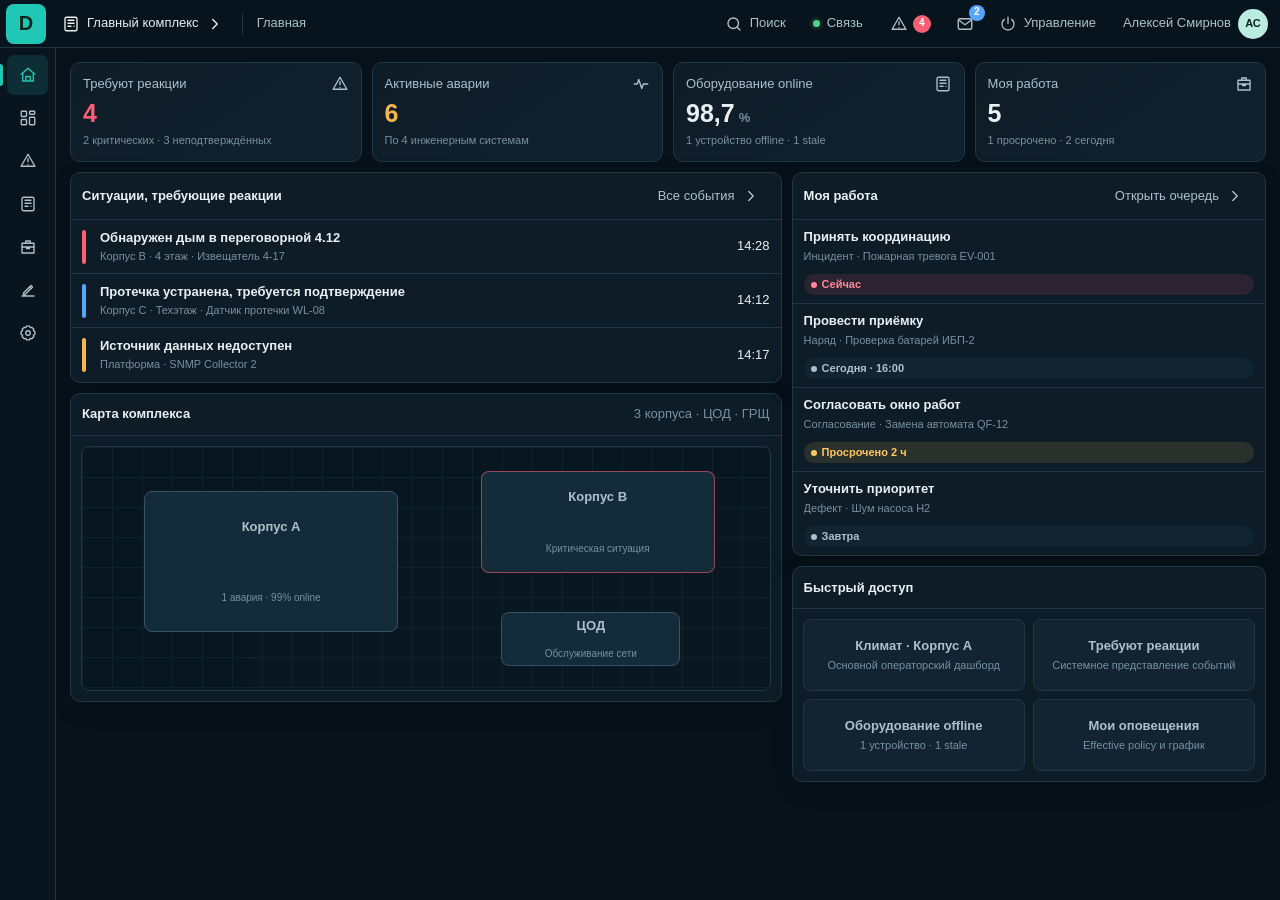
<file: docs/reference/core-ui-prototype/index.html>
<!doctype html>
<html lang="ru" data-theme="dark">
<head>
  <meta charset="utf-8">
  <meta name="viewport" content="width=device-width, initial-scale=1">
  <meta name="theme-color" content="#071119">
  <title>Диспетчер — Core UI prototype</title>
  <link rel="stylesheet" href="./styles.css">
  <script src="./app.js" defer></script>
</head>
<body>
  <a class="skip-link" href="#workspace">Перейти к рабочей области</a>
  <div id="app"></div>
  <div id="modal-root"></div>
  <div id="toast-root" class="toast-root" aria-live="polite"></div>
  <noscript>Для работы прототипа необходимо включить JavaScript.</noscript>
</body>
</html>
</file>
<file: docs/reference/core-ui-prototype/styles.css>
:root {
  color-scheme: dark;
  --bg: #071119;
  --bg-soft: #0a1620;
  --surface: #0e1c27;
  --surface-2: #122431;
  --surface-3: #172c3a;
  --line: #203746;
  --line-strong: #315064;
  --text: #e8f0f4;
  --text-2: #adc0cb;
  --muted: #78909d;
  --accent: #20c7b5;
  --accent-soft: rgba(32, 199, 181, .14);
  --blue: #55a6ff;
  --green: #54d38a;
  --amber: #f4b84a;
  --red: #ff5d73;
  --purple: #a88cff;
  --header-h: 48px;
  --rail-w: 56px;
  --toolbar-h: 40px;
  --drawer-w: 420px;
  --radius: 10px;
  --shadow: 0 18px 44px rgba(0, 0, 0, .34);
}

* { box-sizing: border-box; }
html, body { min-width: 360px; min-height: 100%; }
body {
  margin: 0;
  overflow: hidden;
  background: var(--bg);
  color: var(--text);
  font: 13px/1.42 "Segoe UI", Arial, sans-serif;
  -webkit-font-smoothing: antialiased;
}
button, input, select, textarea { font: inherit; }
button { color: inherit; }
button, [role="button"] { -webkit-tap-highlight-color: transparent; }
button:focus-visible, input:focus-visible, select:focus-visible, textarea:focus-visible, [tabindex]:focus-visible {
  outline: 2px solid var(--blue);
  outline-offset: 2px;
}
.skip-link { position: fixed; left: 10px; top: -48px; z-index: 1000; padding: 8px 12px; color: #071119; background: #fff; border-radius: 6px; }
.skip-link:focus { top: 8px; }
.sr-only { position: absolute; width: 1px; height: 1px; padding: 0; margin: -1px; overflow: hidden; clip: rect(0, 0, 0, 0); white-space: nowrap; border: 0; }
.icon { width: 18px; height: 18px; flex: 0 0 auto; fill: none; stroke: currentColor; stroke-width: 1.8; stroke-linecap: round; stroke-linejoin: round; }
.muted { color: var(--muted); }
.text-secondary { color: var(--text-2); }
.mono, .metric-value, .value-number, .time, .zoom-value { font-variant-numeric: tabular-nums; }

/* Global shell */
.app-shell { height: 100vh; display: grid; grid-template-rows: var(--header-h) minmax(0, 1fr); background: var(--bg); }
.app-header {
  position: relative; z-index: 50; display: flex; align-items: center; min-width: 0; height: var(--header-h);
  padding: 0 8px 0 6px; gap: 5px; border-bottom: 1px solid var(--line); background: rgba(9, 21, 30, .98);
}
.brand-button, .icon-button, .header-action, .nav-item, .button, .chip-button, .tab-button {
  border: 0; cursor: pointer; transition: background .15s ease, border-color .15s ease, color .15s ease, opacity .15s ease;
}
.brand-button { width: 40px; height: 40px; display: grid; place-items: center; color: #05241f; background: var(--accent); border-radius: 8px; font-size: 20px; font-weight: 800; }
.header-location, .header-service, .header-action {
  height: 34px; display: inline-flex; align-items: center; min-width: 0; gap: 7px; padding: 0 10px; border-radius: 7px;
}
.header-location, .header-action { background: transparent; border: 1px solid transparent; }
.header-location:hover, .header-action:hover { background: var(--surface-2); border-color: var(--line); }
.header-location { max-width: 235px; }
.header-location span, .header-service span, .header-action span { overflow: hidden; text-overflow: ellipsis; white-space: nowrap; }
.header-service { color: var(--text-2); padding-left: 7px; }
.header-divider { width: 1px; height: 20px; margin: 0 2px; background: var(--line); }
.header-spacer { flex: 1; min-width: 6px; }
.header-action { position: relative; color: var(--text-2); }
.header-action.profile { max-width: 190px; padding-right: 3px; }
.header-action.compact { width: 36px; justify-content: center; padding: 0; }
.header-action.control-on { color: var(--accent); border-color: rgba(32,199,181,.38); background: var(--accent-soft); }
.header-menu-anchor { position: relative; height: 34px; display: flex; align-items: center; }
.header-menu-anchor > .header-action { height: 34px; }
.status-dot { width: 7px; height: 7px; border-radius: 50%; background: var(--green); box-shadow: 0 0 0 3px rgba(84,211,138,.10); }
.header-count { min-width: 18px; height: 18px; display: grid; place-items: center; margin-left: -2px; padding: 0 5px; color: #fff; background: var(--red); border-radius: 9px; font-size: 10px; font-weight: 800; }
.header-count.personal { position: absolute; top: -3px; right: -3px; min-width: 16px; height: 16px; padding: 0 4px; background: var(--blue); }
.avatar { width: 30px; height: 30px; display: grid; place-items: center; border-radius: 50%; color: #082219; background: #bcecdf; font-size: 11px; font-weight: 800; }
.header-dropdown { position: absolute; z-index: 120; top: calc(100% + 7px); right: 0; overflow: hidden; background: #0d1d28; border: 1px solid var(--line-strong); border-radius: 10px; box-shadow: var(--shadow); }
.header-dropdown-title { min-height: 48px; display: flex; align-items: center; justify-content: space-between; gap: 12px; padding: 8px 11px; border-bottom: 1px solid var(--line); }
.header-dropdown-title strong, .header-dropdown-title span { display: block; }
.header-dropdown-title span { margin-top: 2px; color: var(--muted); font-size: 10px; }
.personal-notifications-menu { width: 390px; }
.personal-notification-list { max-height: 360px; overflow: auto; }
.personal-notification { padding: 9px 11px; border-bottom: 1px solid var(--line); }
.personal-notification.unread { background: rgba(85,166,255,.06); }
.personal-notification-main { display: grid; grid-template-columns: 8px minmax(0, 1fr); gap: 8px; }
.personal-notification-main strong, .personal-notification-main span { display: block; }
.personal-notification-main span { margin-top: 2px; color: var(--muted); font-size: 10px; }
.notification-status { width: 7px; height: 7px; margin-top: 5px; border-radius: 50%; background: var(--blue); }
.notification-status.warning { background: var(--amber); }
.notification-status.good { background: var(--green); }
.personal-notification.read .notification-status { opacity: .35; }
.personal-notification-actions { display: flex; gap: 4px; margin: 7px 0 0 16px; }
.personal-notification-actions button, .header-dropdown-footer button { min-height: 25px; padding: 0 7px; color: var(--text-2); background: var(--surface-2); border: 1px solid var(--line); border-radius: 5px; cursor: pointer; font-size: 10px; }
.header-dropdown-footer { min-height: 38px; display: flex; align-items: center; justify-content: space-between; gap: 8px; padding: 6px 10px; color: var(--muted); font-size: 10px; }
.header-dropdown-footer-actions { display: flex; gap: 4px; }
.notification-inbox-list { max-height: none; }
.notification-inbox-page .personal-notification { padding: 12px 14px; }
.notification-inbox-page .personal-notification-main span { font-size: 11px; }
.user-menu { width: 270px; }
.user-menu-summary { display: flex; align-items: center; gap: 9px; padding: 11px; border-bottom: 1px solid var(--line); }
.user-menu-summary strong, .user-menu-summary span { display: block; }
.user-menu-summary span { margin-top: 2px; color: var(--muted); font-size: 10px; }
.user-menu-links { display: grid; padding: 5px; }
.user-menu-links button { min-height: 36px; display: flex; align-items: center; gap: 9px; padding: 0 9px; color: var(--text-2); background: transparent; border: 0; border-radius: 6px; cursor: pointer; text-align: left; }
.user-menu-links button:hover { color: var(--text); background: var(--surface-2); }
.user-menu-links button > span:not(.user-menu-badge) { flex: 1; }
.user-menu-badge { min-width: 19px; height: 19px; display: grid; place-items: center; padding: 0 5px; color: #fff; background: var(--blue); border-radius: 10px; font-size: 10px; font-weight: 800; }
.user-menu-links button.logout { margin-top: 4px; color: #ffb8c3; border-top: 1px solid var(--line); border-radius: 0 0 6px 6px; }
.body-shell { position: relative; min-height: 0; }
.nav-rail {
  position: absolute; z-index: 45; inset: 0 auto 0 0; width: var(--rail-w); display: flex; flex-direction: column; padding: 7px;
  overflow: hidden; color: var(--text-2); border-right: 1px solid var(--line); background: #09151e; transition: width .18s ease, box-shadow .18s ease;
}
.nav-rail.open { width: 224px; box-shadow: var(--shadow); }
.nav-list { display: flex; flex-direction: column; gap: 3px; }
.nav-bottom { margin-top: auto; display: flex; flex-direction: column; gap: 3px; }
.nav-item { position: relative; width: 100%; height: 40px; display: flex; align-items: center; gap: 11px; padding: 0 12px; color: inherit; background: transparent; border-radius: 7px; white-space: nowrap; }
.nav-item:hover { color: var(--text); background: var(--surface); }
.nav-item.active { color: var(--accent); background: var(--accent-soft); }
.nav-item.active::before { content: ""; position: absolute; left: -7px; width: 3px; height: 22px; border-radius: 0 3px 3px 0; background: var(--accent); }
.nav-label { opacity: 0; pointer-events: none; transition: opacity .12s ease; }
.nav-rail.open .nav-label { opacity: 1; }
.nav-badge { margin-left: auto; min-width: 18px; padding: 1px 5px; color: #fff; background: var(--red); border-radius: 9px; font-size: 10px; text-align: center; opacity: 0; }
.nav-rail.open .nav-badge { opacity: 1; }
.workspace { position: absolute; inset: 0 0 0 var(--rail-w); min-width: 0; overflow: hidden; background: var(--bg); }

/* Reusable controls */
.page { height: 100%; overflow: auto; scrollbar-color: var(--line-strong) transparent; }
.page-toolbar {
  position: sticky; z-index: 20; top: 0; height: var(--toolbar-h); min-height: var(--toolbar-h); display: flex; align-items: center; gap: 7px; padding: 3px 12px;
  overflow: hidden; border-bottom: 1px solid var(--line); background: rgba(10, 22, 32, .96); backdrop-filter: blur(10px);
}
.toolbar-title { min-width: 0; margin-right: 5px; font-size: 14px; font-weight: 700; white-space: nowrap; }
.toolbar-subtitle { color: var(--muted); white-space: nowrap; overflow: hidden; text-overflow: ellipsis; }
.toolbar-spacer { flex: 1; min-width: 4px; }
.toolbar-group { display: flex; align-items: center; gap: 6px; min-width: 0; }
.page-content { width: min(100%, 1700px); margin: 0 auto; padding: 14px; }
.page-intro { min-height: 46px; display: flex; align-items: flex-start; justify-content: space-between; gap: 14px; margin-bottom: 12px; }
.page-intro h1 { margin: 0; font-size: 20px; line-height: 1.2; letter-spacing: -.01em; }
.page-intro p { margin: 4px 0 0; color: var(--muted); }
.button, .icon-button, .chip-button {
  min-height: 32px; display: inline-flex; align-items: center; justify-content: center; gap: 7px; padding: 0 11px;
  color: var(--text-2); background: var(--surface-2); border: 1px solid var(--line); border-radius: 7px; white-space: nowrap;
}
.button:hover, .icon-button:hover, .chip-button:hover { color: var(--text); border-color: var(--line-strong); background: var(--surface-3); }
.button.primary { color: #05231f; background: var(--accent); border-color: var(--accent); font-weight: 700; }
.button.primary:hover { background: #4bd7c8; }
.button.danger { color: #ffd8df; background: rgba(255,93,115,.14); border-color: rgba(255,93,115,.38); }
.button.ghost { background: transparent; border-color: transparent; }
.button.small, .icon-button { min-height: 30px; padding: 0 9px; }
.icon-button { width: 32px; padding: 0; }
.button:disabled, .icon-button:disabled { cursor: not-allowed; opacity: .45; }
.segmented { display: inline-flex; padding: 2px; gap: 2px; background: #08131c; border: 1px solid var(--line); border-radius: 8px; }
.segmented button { min-height: 27px; padding: 0 9px; color: var(--muted); background: transparent; border: 0; border-radius: 5px; cursor: pointer; white-space: nowrap; }
.segmented button.active { color: var(--text); background: var(--surface-3); box-shadow: 0 1px 4px rgba(0,0,0,.22); }
.field, .select, textarea {
  min-height: 32px; color: var(--text); background: #08141d; border: 1px solid var(--line); border-radius: 7px;
}
.field { width: 210px; padding: 0 10px; }
.select { padding: 0 28px 0 9px; }
textarea { width: 100%; min-height: 88px; padding: 9px; resize: vertical; }
.field::placeholder, textarea::placeholder { color: #5e7481; }
.chip-row { display: flex; flex-wrap: wrap; gap: 6px; }
.chip, .badge, .quality {
  display: inline-flex; align-items: center; gap: 5px; min-height: 21px; padding: 1px 7px; border-radius: 999px; font-size: 11px; font-weight: 650; white-space: nowrap;
}
.chip { color: var(--text-2); background: var(--surface-2); border: 1px solid var(--line); }
.badge::before, .quality::before { content: ""; width: 6px; height: 6px; border-radius: 50%; background: currentColor; }
.badge.critical { color: #ff8798; background: rgba(255,93,115,.12); }
.badge.high, .badge.warning { color: #ffc75e; background: rgba(244,184,74,.12); }
.badge.medium { color: #77baff; background: rgba(85,166,255,.12); }
.badge.info { color: #a4b5be; background: rgba(164,181,190,.10); }
.badge.good, .quality.good { color: #6be39d; background: rgba(84,211,138,.11); }
.badge.neutral { color: var(--text-2); background: var(--surface-2); }
.quality.uncertain { color: #ffc75e; background: rgba(244,184,74,.12); }
.quality.stale { color: #ffc75e; background: rgba(244,184,74,.12); }
.quality.bad, .quality.offline { color: #ff8798; background: rgba(255,93,115,.12); }
.quality.initializing { color: #77baff; background: rgba(85,166,255,.12); }
.panel { min-width: 0; overflow: hidden; background: var(--surface); border: 1px solid var(--line); border-radius: var(--radius); box-shadow: 0 7px 24px rgba(0,0,0,.10); }
.panel-head { min-height: 42px; display: flex; align-items: center; justify-content: space-between; gap: 10px; padding: 8px 11px; border-bottom: 1px solid var(--line); }
.panel-title { margin: 0; font-size: 13px; font-weight: 700; }
.panel-body { padding: 11px; }
.empty-state { display: grid; place-items: center; min-height: 220px; padding: 25px; color: var(--muted); text-align: center; }

/* Home */
.home-dashboard-content { padding-top: 14px; }
.metric-grid { display: grid; grid-template-columns: repeat(4, minmax(155px, 1fr)); gap: 10px; margin-bottom: 10px; }
.metric { min-height: 92px; padding: 12px; background: linear-gradient(145deg, var(--surface), #10212d); border: 1px solid var(--line); border-radius: var(--radius); }
.metric.active { border-color: var(--accent); box-shadow: inset 0 0 0 1px var(--accent); }
.metric-label { display: flex; align-items: center; justify-content: space-between; color: var(--text-2); }
.metric-value { margin-top: 8px; font-size: 25px; line-height: 1; font-weight: 750; }
.metric-note { margin-top: 7px; color: var(--muted); font-size: 11px; }
.metric.alert .metric-value { color: var(--red); }
.metric.warn .metric-value { color: var(--amber); }
.home-grid { display: grid; grid-template-columns: minmax(430px, 1.35fr) minmax(310px, .9fr); gap: 10px; }
.home-stack { display: grid; gap: 10px; align-content: start; }
.attention-list, .work-list { display: grid; }
.attention-row, .work-row { display: grid; align-items: center; gap: 10px; min-height: 54px; padding: 8px 11px; border-bottom: 1px solid var(--line); cursor: pointer; }
.attention-row { grid-template-columns: 8px minmax(0, 1fr) auto; }
.attention-row:last-child, .work-row:last-child { border-bottom: 0; }
.attention-row:hover, .work-row:hover { background: rgba(255,255,255,.025); }
.severity-bar { width: 4px; height: 34px; border-radius: 3px; background: var(--blue); }
.severity-bar.critical { background: var(--red); }
.severity-bar.high { background: var(--amber); }
.row-title { overflow: hidden; color: var(--text); font-weight: 650; text-overflow: ellipsis; white-space: nowrap; }
.row-meta { margin-top: 2px; overflow: hidden; color: var(--muted); font-size: 11px; text-overflow: ellipsis; white-space: nowrap; }
.location-plan { position: relative; min-height: 245px; margin: 10px; overflow: hidden; border: 1px solid var(--line); border-radius: 8px; background: #091720; }
.location-plan::before { content: ""; position: absolute; inset: 0; opacity: .35; background-image: linear-gradient(var(--line) 1px, transparent 1px), linear-gradient(90deg, var(--line) 1px, transparent 1px); background-size: 30px 30px; }
.building { position: absolute; display: grid; place-items: center; color: var(--text-2); background: #142b39; border: 1px solid #355469; border-radius: 8px; font-weight: 700; }
.building.a { left: 9%; top: 18%; width: 37%; height: 58%; }
.building.b { right: 8%; top: 10%; width: 34%; height: 42%; border-color: rgba(255,93,115,.56); }
.building.c { right: 13%; bottom: 10%; width: 26%; height: 22%; }
.building .building-status { margin-top: 5px; color: var(--muted); font-size: 10px; font-weight: 500; }
.quick-grid { display: grid; grid-template-columns: repeat(2, 1fr); gap: 8px; padding: 10px; }
.quick-card { min-height: 72px; padding: 10px; color: var(--text-2); background: var(--surface-2); border: 1px solid var(--line); border-radius: 8px; cursor: pointer; }
.quick-card:hover { color: var(--text); border-color: var(--line-strong); }

/* Dashboard catalog */
.catalog-summary { min-height: 54px; display: flex; align-items: center; gap: 12px; margin-bottom: 10px; padding: 9px 11px; background: var(--surface); border: 1px solid var(--line); border-radius: var(--radius); }
.catalog-summary > div:first-child { flex: 1; min-width: 0; }
.dashboard-catalog-grid { display: grid; grid-template-columns: repeat(3, minmax(0, 1fr)); gap: 10px; }
.dashboard-card { min-width: 0; overflow: hidden; background: var(--surface); border: 1px solid var(--line); border-radius: var(--radius); box-shadow: 0 7px 24px rgba(0,0,0,.10); }
.dashboard-card.last-active { border-color: rgba(85,166,255,.58); box-shadow: inset 0 0 0 1px rgba(85,166,255,.12); }
.dashboard-preview { --preview-accent: var(--accent); position: relative; height: 126px; overflow: hidden; padding: 10px; background-color: #081720; background-image: linear-gradient(rgba(49,80,100,.22) 1px, transparent 1px), linear-gradient(90deg, rgba(49,80,100,.22) 1px, transparent 1px); background-size: 20px 20px; border-bottom: 1px solid var(--line); }
.dashboard-preview.energy { --preview-accent: var(--amber); }
.dashboard-preview.fire { --preview-accent: var(--red); }
.dashboard-preview.datacenter { --preview-accent: var(--blue); }
.dashboard-preview.security { --preview-accent: var(--purple); }
.dashboard-preview.maintenance { --preview-accent: var(--green); }
.preview-top { display: grid; grid-template-columns: 1.15fr .8fr .8fr; gap: 6px; height: 22px; }
.preview-top span, .preview-grid span, .preview-main { display: block; background: rgba(18,36,49,.94); border: 1px solid #294555; border-radius: 4px; }
.preview-top span:first-child { border-color: color-mix(in srgb, var(--preview-accent) 50%, #294555); }
.preview-main { position: absolute; left: 10px; right: 40%; top: 39px; bottom: 10px; }
.preview-main::after { content: ""; position: absolute; inset: 14px 12px; border-left: 2px solid var(--preview-accent); border-bottom: 2px solid var(--preview-accent); opacity: .78; clip-path: polygon(0 68%, 18% 54%, 36% 61%, 55% 30%, 72% 42%, 100% 8%, 100% 100%, 0 100%); background: color-mix(in srgb, var(--preview-accent) 15%, transparent); }
.preview-grid { position: absolute; right: 10px; top: 39px; bottom: 10px; width: calc(40% - 16px); display: grid; gap: 5px; }
.preview-grid span:first-child { border-left: 3px solid var(--preview-accent); }
.dashboard-card-body { padding: 11px; }
.dashboard-card-heading { display: flex; align-items: flex-start; gap: 8px; }
.dashboard-card-heading > div:first-child { flex: 1; min-width: 0; }
.dashboard-card-heading h2 { margin: 0; overflow: hidden; font-size: 14px; line-height: 1.25; text-overflow: ellipsis; white-space: nowrap; }
.dashboard-card-heading p { margin: 3px 0 0; overflow: hidden; color: var(--muted); font-size: 11px; text-overflow: ellipsis; white-space: nowrap; }
.favorite-button { width: 30px; height: 30px; display: grid; flex: 0 0 auto; place-items: center; padding: 0; color: var(--muted); background: transparent; border: 1px solid transparent; border-radius: 6px; cursor: pointer; }
.favorite-button:hover { color: var(--text); background: var(--surface-2); border-color: var(--line); }
.favorite-button.active { color: var(--amber); }
.favorite-button.active .icon { fill: rgba(244,184,74,.24); }
.dashboard-meta { display: flex; align-items: center; gap: 6px 12px; min-height: 36px; margin: 8px 0; overflow: hidden; color: var(--muted); font-size: 10px; white-space: nowrap; }
.dashboard-meta span { display: inline-flex; align-items: center; gap: 4px; overflow: hidden; text-overflow: ellipsis; }
.dashboard-meta .icon { width: 13px; height: 13px; }
.dashboard-card-footer { min-height: 32px; display: flex; align-items: center; gap: 7px; padding-top: 9px; border-top: 1px solid var(--line); }
.generic-dashboard-grid { display: grid; grid-template-columns: minmax(0, 1.1fr) minmax(360px, .9fr); gap: 10px; }
.generic-chart { min-height: 244px; padding: 20px 18px 10px; }
.generic-chart .sparkline { height: 170px; margin: 0; }
.generic-chart-caption { display: flex; justify-content: space-between; color: var(--muted); font-size: 10px; }
/* Dashboard and mimic */
.dashboard-content { padding-top: 10px; }
.dashboard-mimic-content .mimic-card { min-height: calc(100vh - var(--header-h) - var(--toolbar-h) - 24px); }
.dashboard-widgets-only { margin-top: 0; }
.dashboard-window-list, .dashboard-object-list { display: grid; }
.dashboard-window-item, .dashboard-object-choice, .dashboard-related-event {
  width: 100%; min-height: 46px; display: flex; align-items: center; gap: 9px; padding: 7px 10px;
  color: var(--text-2); background: transparent; border: 0; border-bottom: 1px solid var(--line); cursor: pointer; text-align: left;
}
.dashboard-window-item:hover, .dashboard-object-choice:hover, .dashboard-related-event:hover { color: var(--text); background: var(--surface-2); }
.dashboard-window-item.active, .dashboard-object-choice.selected { color: var(--accent); background: var(--accent-soft); }
.dashboard-window-item > span, .dashboard-object-choice > span:first-child, .dashboard-related-event > span:first-child { flex: 1; min-width: 0; }
.dashboard-window-item strong, .dashboard-window-item small, .dashboard-object-choice strong, .dashboard-object-choice small { display: block; }
.dashboard-window-item small, .dashboard-object-choice small { margin-top: 2px; color: var(--muted); font-size: 10px; }
.dashboard-widget-empty { min-height: 82px; display: grid; align-content: center; gap: 5px; color: var(--muted); }
.dashboard-widget-empty strong { color: var(--text-2); }
.quality-state-list { display: flex; flex-wrap: wrap; gap: 7px; margin: 8px 0 12px; }
.mimic-card { position: relative; min-height: clamp(320px, 55vh, 610px); overflow: hidden; background: #07131c; border: 1px solid var(--line); border-radius: var(--radius); }
.mimic-titlebar { position: absolute; z-index: 4; top: 10px; left: 10px; display: flex; align-items: center; gap: 8px; padding: 6px 8px; background: rgba(7,17,25,.82); border: 1px solid var(--line); border-radius: 7px; backdrop-filter: blur(8px); }
.mimic-stage { position: absolute; inset: 0; overflow: hidden; }
.mimic-svg { width: 100%; height: 100%; transform-origin: 50% 50%; transition: transform .18s ease; }
.mimic-svg text { font-family: "Segoe UI", Arial, sans-serif; }
.mimic-grid { stroke: #183342; stroke-width: 1; opacity: .45; }
.room { fill: #0d202b; stroke: #315062; stroke-width: 1.4; }
.room-label { fill: #7f9aa8; font-size: 13px; font-weight: 600; }
.duct { fill: none; stroke: #456477; stroke-width: 27; stroke-linecap: round; stroke-linejoin: round; }
.duct-inner { fill: none; stroke: #1e3847; stroke-width: 22; stroke-linecap: round; stroke-linejoin: round; }
.flow { fill: none; stroke: var(--accent); stroke-width: 2.5; stroke-dasharray: 10 12; animation: flow 2s linear infinite; }
.pipe { fill: none; stroke: #438bba; stroke-width: 8; }
.equipment-node { cursor: pointer; }
.equipment-node .equipment-body { fill: #102632; stroke: #527286; stroke-width: 2; }
.equipment-node.good .equipment-body { stroke: var(--green); }
.equipment-node.alarm .equipment-body { stroke: var(--red); filter: drop-shadow(0 0 6px rgba(255,93,115,.42)); }
.equipment-node .selection-ring { fill: none; stroke: transparent; stroke-width: 4; }
.equipment-node.selected .selection-ring { stroke: var(--blue); }
.equipment-node .quality-marker { stroke: var(--bg); stroke-width: 3; }
.quality-marker.good { fill: var(--green); }
.quality-marker.uncertain, .quality-marker.stale { fill: var(--amber); }
.quality-marker.bad, .quality-marker.offline { fill: var(--red); }
.quality-marker.initializing { fill: var(--blue); }
.equipment-node text { fill: var(--text); font-size: 12px; font-weight: 700; text-anchor: middle; }
.fan-blades { transform-box: fill-box; transform-origin: center; animation: rotate-fan 2.8s linear infinite; }
.fan-blades.stopped { animation: none; }
.sensor-value { fill: #dcebf1; font-size: 18px; font-weight: 750; }
.sensor-label { fill: #7895a5; font-size: 10px; }
.history-mode .flow, .history-mode .fan-blades { animation: none; }
.zoom-controls { position: absolute; z-index: 5; right: 10px; bottom: 10px; display: flex; align-items: center; gap: 3px; padding: 4px; background: rgba(7,17,25,.88); border: 1px solid var(--line); border-radius: 8px; backdrop-filter: blur(8px); }
.zoom-controls button { min-width: 29px; height: 29px; padding: 0 7px; color: var(--text-2); background: transparent; border: 0; border-radius: 5px; cursor: pointer; }
.zoom-controls button:hover { color: var(--text); background: var(--surface-3); }
.zoom-value { min-width: 42px; color: var(--muted); text-align: center; font-size: 11px; }
.widget-grid { display: grid; grid-template-columns: repeat(auto-fit, minmax(280px, 1fr)); gap: 10px; margin-top: 10px; }
.widget { min-width: 0; min-height: 150px; padding: 12px; background: var(--surface); border: 1px solid var(--line); border-radius: var(--radius); }
.widget.large { grid-column: span 2; }
.widget-head { display: flex; align-items: center; justify-content: space-between; gap: 10px; margin-bottom: 12px; color: var(--text-2); }
.value-number { font-size: 31px; line-height: 1; font-weight: 750; }
.value-unit { margin-left: 4px; color: var(--muted); font-size: 13px; }
.value-row { display: flex; align-items: flex-end; justify-content: space-between; gap: 12px; }
.sparkline { width: 100%; height: 65px; margin-top: 10px; }
.sparkline .grid { stroke: var(--line); stroke-width: 1; }
.sparkline .line { fill: none; stroke: var(--accent); stroke-width: 2.2; }
.sparkline .area { fill: url(#trendGradient); opacity: .22; }
.work-fullscreen { position: fixed; z-index: 200; inset: 0; overflow: hidden; background: #050d13; }
.work-fullscreen .mimic-card { width: 100%; height: 100%; min-height: 100%; border: 0; border-radius: 0; }
.fullscreen-hud { position: fixed; z-index: 220; top: 10px; right: 10px; display: flex; align-items: center; gap: 6px; padding: 5px; background: rgba(7,17,25,.90); border: 1px solid var(--line); border-radius: 8px; }
.kiosk-runtime { position: fixed; z-index: 200; inset: 0; overflow: hidden; background: var(--bg); }
.kiosk-content { height: 100%; overflow: auto; padding: 62px 14px 14px; }
.kiosk-hud { left: 10px; right: 10px; max-width: none; }
.kiosk-offline { position: fixed; z-index: 221; right: 14px; bottom: 14px; left: 14px; display: flex; gap: 12px; padding: 8px 10px; background: var(--surface-2); border: 1px solid var(--red); border-radius: 8px; }
.kiosk-offline span { color: var(--text-2); }
.kiosk-enrollment { display: grid; place-items: center; padding-top: 14px; }
.kiosk-enrollment > .panel { width: min(620px, calc(100vw - 28px)); }
.status-dot.offline { background: var(--red); box-shadow: 0 0 0 3px rgba(255,93,115,.10); }
@keyframes rotate-fan { to { transform: rotate(360deg); } }
@keyframes flow { to { stroke-dashoffset: -44; } }

/* Working lists */
.list-page { display: grid; grid-template-rows: auto minmax(0, 1fr); height: 100%; overflow: hidden; }
.list-body { position: relative; min-height: 0; overflow: auto; }
.table-wrap { min-width: 880px; }
.working-table { width: 100%; border-collapse: separate; border-spacing: 0; table-layout: fixed; }
.working-table th { position: sticky; z-index: 2; top: 0; height: 34px; padding: 0 9px; color: var(--muted); background: #0b1822; border-bottom: 1px solid var(--line); font-size: 10px; font-weight: 700; text-align: left; text-transform: uppercase; letter-spacing: .035em; }
.working-table td { height: 42px; padding: 5px 9px; overflow: hidden; border-bottom: 1px solid rgba(32,55,70,.72); color: var(--text-2); text-overflow: ellipsis; white-space: nowrap; }
.working-table tbody tr { cursor: pointer; }
.working-table tbody tr:hover { background: rgba(255,255,255,.025); }
.working-table tbody tr.selected { background: var(--accent-soft); box-shadow: inset 3px 0 var(--accent); }
.working-table .primary-cell { color: var(--text); font-weight: 620; }

.maintenance-calendar { display: grid; grid-template-columns: repeat(7, minmax(130px, 1fr)); gap: 7px; padding: 10px; }
.maintenance-day { min-height: 190px; padding: 9px; background: var(--surface-2); border: 1px solid var(--line); border-radius: var(--radius-sm); }
.maintenance-day > strong { display: block; margin-bottom: 9px; color: var(--text-2); }
.maintenance-day-slots { display: grid; gap: 7px; }
.maintenance-slot { width: 100%; display: grid; gap: 5px; padding: 8px; color: var(--text); background: var(--surface); border: 1px solid var(--line); border-radius: 6px; text-align: left; cursor: pointer; }
.maintenance-slot:hover, .maintenance-slot.selected { border-color: var(--accent); background: var(--accent-soft); }
.maintenance-slot > span { color: var(--muted); font-size: 10px; }
.maintenance-slot .badge { justify-self: start; }
.maintenance-checklist { display: grid; gap: 6px; }
.maintenance-check { min-height: 39px; display: grid; grid-template-columns: 20px minmax(0, 1fr) auto; align-items: center; gap: 7px; padding: 7px 9px; color: var(--text-2); background: var(--surface-2); border: 1px solid var(--line); border-radius: 6px; text-align: left; }
.maintenance-check.done { border-color: rgba(70, 208, 180, .45); }
.maintenance-check small { color: var(--muted); font-size: 9px; }
.maintenance-check:disabled { cursor: default; opacity: .72; }
.check-cell { width: 38px; text-align: center !important; }
.severity-cell { width: 108px; }
.time-cell { width: 80px; }
.state-cell { width: 140px; }
.location-cell { width: 170px; }
.owner-cell { width: 145px; }
.new-items { position: sticky; z-index: 4; bottom: 12px; display: flex; justify-content: center; pointer-events: none; }
.new-items .button { pointer-events: auto; box-shadow: var(--shadow); }
.bulk-bar { position: absolute; z-index: 6; left: 50%; bottom: 12px; transform: translateX(-50%); display: flex; align-items: center; gap: 7px; padding: 6px; background: #152a37; border: 1px solid var(--line-strong); border-radius: 9px; box-shadow: var(--shadow); }

/* Context drawer */
.drawer-backdrop { position: fixed; z-index: 80; inset: var(--header-h) 0 0 var(--rail-w); pointer-events: none; background: transparent; }
.context-drawer { position: fixed; z-index: 90; top: var(--header-h); right: 0; bottom: 0; width: min(var(--drawer-w), calc(100vw - var(--rail-w))); display: grid; grid-template-rows: auto auto minmax(0, 1fr); background: #0b1923; border-left: 1px solid var(--line-strong); box-shadow: var(--shadow); }
.drawer-header { min-height: 48px; display: flex; align-items: center; gap: 8px; padding: 7px 10px; border-bottom: 1px solid var(--line); }
.drawer-heading { flex: 1; min-width: 0; }
.drawer-heading strong, .drawer-heading span { display: block; overflow: hidden; text-overflow: ellipsis; white-space: nowrap; }
.drawer-heading span { color: var(--muted); font-size: 11px; }
.drawer-tabs { display: flex; gap: 3px; padding: 5px 9px; border-bottom: 1px solid var(--line); }
.tab-button { min-height: 30px; padding: 0 10px; color: var(--muted); background: transparent; border-radius: 6px; }
.tab-button.active { color: var(--text); background: var(--surface-2); }
.drawer-body { overflow: auto; padding: 11px; }
.detail-hero { padding: 11px; margin-bottom: 10px; background: var(--surface); border: 1px solid var(--line); border-radius: 8px; }
.detail-hero h2 { margin: 8px 0 4px; font-size: 18px; line-height: 1.25; }
.detail-grid { display: grid; grid-template-columns: 1fr 1fr; gap: 7px; margin: 10px 0; }
.detail-field { padding: 8px; background: var(--surface); border: 1px solid var(--line); border-radius: 7px; }
.detail-field span { display: block; color: var(--muted); font-size: 10px; }
.detail-field strong { display: block; margin-top: 3px; font-size: 12px; font-weight: 650; }
.drawer-actions { display: flex; flex-wrap: wrap; gap: 7px; margin: 10px 0; }
.subsection { margin-top: 14px; }
.subsection h3 { margin: 0 0 7px; color: var(--text-2); font-size: 11px; text-transform: uppercase; letter-spacing: .04em; }
.timeline { display: grid; gap: 0; }
.timeline-item { position: relative; display: grid; grid-template-columns: 54px 1fr; gap: 8px; min-height: 42px; padding-bottom: 8px; }
.timeline-item::before { content: ""; position: absolute; left: 58px; top: 15px; bottom: -2px; width: 1px; background: var(--line); }
.timeline-item:last-child::before { display: none; }
.timeline-time { color: var(--muted); font-size: 10px; }
.timeline-text { position: relative; padding-left: 12px; color: var(--text-2); }
.timeline-text::before { content: ""; position: absolute; left: -1px; top: 5px; width: 6px; height: 6px; border-radius: 50%; background: var(--accent); }
.filter-stack { display: grid; gap: 11px; }
.form-label { display: grid; gap: 5px; color: var(--text-2); font-size: 11px; }
.form-label .field, .form-label .select { width: 100%; }

/* Employee pages */
.user-profile-content { width: min(100%, 1480px); }
.user-profile-layout { display: grid; grid-template-columns: 300px minmax(0, 1fr); gap: 10px; align-items: start; }
.user-profile-sidebar { display: grid; gap: 10px; align-content: start; }
.user-profile-main { min-width: 0; display: grid; grid-template-columns: repeat(2, minmax(0, 1fr)); gap: 10px; align-content: start; }
.user-profile-main .wide { grid-column: 1 / -1; }
.person-identity { min-height: 78px; display: flex; align-items: center; gap: 12px; }
.person-avatar { width: 72px; height: 72px; display: grid; flex: 0 0 auto; place-items: center; border-radius: 18px; color: #082219; background: linear-gradient(145deg, #bcecdf, #6cccbc); font-size: 22px; font-weight: 800; }
.person-avatar.small { width: 50px; height: 50px; border-radius: 13px; font-size: 15px; }
.person-identity h1 { margin: 0; font-size: 18px; line-height: 1.2; }
.person-identity p { margin: 5px 0 0; color: var(--muted); }
.person-status-row { display: flex; flex-wrap: wrap; gap: 5px; margin-top: 10px; }
.person-status-controls { display: grid; grid-template-columns: 1fr 1fr; gap: 7px; margin-top: 10px; }
.person-status-controls label { display: grid; gap: 4px; color: var(--muted); font-size: 10px; }
.person-status-controls .select { width: 100%; min-width: 0; }
.person-status-summary { display: flex; justify-content: space-between; gap: 8px; margin-top: 10px; padding: 8px; background: var(--surface-2); border: 1px solid var(--line); border-radius: 7px; }
.person-status-summary span { color: var(--muted); font-size: 11px; }
.profile-facts { display: grid; gap: 9px; }
.profile-facts > div { min-width: 0; }
.profile-facts span, .profile-specialization span { display: block; color: var(--muted); font-size: 10px; }
.profile-facts strong, .profile-specialization strong { display: block; margin-top: 2px; overflow-wrap: anywhere; font-size: 12px; font-weight: 650; }
.text-link { padding: 0; color: var(--blue); background: transparent; border: 0; cursor: pointer; font-weight: 650; }
.tag-list { display: flex; flex-wrap: wrap; gap: 5px; }
.qualification-list { display: grid; gap: 7px; margin-top: 10px; }
.qualification-list > div { display: flex; align-items: flex-start; gap: 7px; color: var(--text-2); }
.qualification-list .icon { width: 15px; height: 15px; margin-top: 1px; color: var(--green); }
.profile-about { margin: 0; color: var(--text-2); }
.profile-specialization { margin-top: 10px; padding-top: 9px; border-top: 1px solid var(--line); }
.profile-list { display: grid; }
.profile-list-row { width: 100%; min-height: 52px; display: flex; align-items: center; gap: 10px; padding: 8px 11px; color: var(--text-2); background: transparent; border: 0; border-bottom: 1px solid var(--line); text-align: left; }
.profile-list-row:last-child { border-bottom: 0; }
.profile-list-row > div:first-child { flex: 1; min-width: 0; }
.profile-list-row strong, .profile-list-row span { display: block; }
.profile-list-row strong { overflow: hidden; color: var(--text); text-overflow: ellipsis; white-space: nowrap; }
.profile-list-row span { margin-top: 2px; color: var(--muted); font-size: 11px; }
button.profile-list-row.interactive { cursor: pointer; }
button.profile-list-row.interactive:hover { background: rgba(255,255,255,.025); }
.profile-activity { display: grid; padding: 3px 11px; }
.profile-activity > div { display: grid; grid-template-columns: 48px minmax(0, 1fr); gap: 8px; padding: 9px 0; border-bottom: 1px solid var(--line); }
.profile-activity > div:last-child { border-bottom: 0; }
.profile-activity span { color: var(--muted); font-size: 10px; }
.profile-activity p { margin: 0; color: var(--text-2); }

/* Equipment add: one staging workspace */
.equipment-add-content { width: min(100%, 1420px); }
.equipment-add-layout { display: grid; grid-template-columns: minmax(420px, .85fr) minmax(520px, 1.15fr); gap: 10px; align-items: start; }
.equipment-add-form { display: grid; grid-template-columns: 1fr 1fr; gap: 10px; }
.equipment-add-form .field, .equipment-add-form .select { width: 100%; }
.equipment-add-actions { display: flex; flex-wrap: wrap; gap: 7px; margin-bottom: 10px; }
.equipment-preview-empty { min-height: 180px; border: 1px dashed var(--line); border-radius: 8px; }
.form-error { margin: 10px 0 0; color: #ff9dad; }
.staging-panel { margin-top: 10px; }
.equipment-staging { max-height: 310px; overflow: auto; }
.equipment-template-bar .panel-body { display: flex; align-items: center; gap: 8px; min-height: 48px; padding: 8px 10px; }
.equipment-template-bar .select { width: 240px; }
.equipment-staging-summary { display: flex; align-items: center; flex-wrap: wrap; gap: 7px; padding: 8px 2px; color: var(--muted); font-size: 11px; }
.equipment-add-workspace { display: grid; grid-template-columns: minmax(0, 1fr) 390px; gap: 10px; align-items: start; min-height: 0; }
.equipment-staging-panel { min-width: 0; overflow: hidden; }
.equipment-draft-row { cursor: pointer; }
.equipment-draft-row:hover td { background: rgba(70, 208, 180, .05); }
.equipment-draft-row.selected td { background: rgba(70, 208, 180, .11); }
.equipment-draft-row.invalid td:first-child { box-shadow: inset 3px 0 0 var(--red); }
.equipment-draft-form-panel { position: sticky; top: 0; max-height: calc(100vh - var(--header-h) - 74px); overflow: auto; }
.equipment-draft-form { display: grid; grid-template-columns: 1fr 1fr; gap: 9px; }
.equipment-draft-form .field, .equipment-draft-form .select { width: 100%; }
.draft-field { min-width: 0; }
.field.invalid, .select.invalid { border-color: var(--red); box-shadow: 0 0 0 1px rgba(255, 101, 101, .2); }
.field-error { display: block; margin-top: 3px; color: var(--red); font-size: 10px; }
.secret-field { display: grid; grid-template-columns: minmax(0, 1fr) 34px; gap: 5px; }
.public-community-warning { display: block; margin-top: 4px; color: var(--amber); font-size: 10px; line-height: 1.35; }
.draft-review-action, .equipment-diagnostic { display: grid; gap: 7px; margin-top: 10px; padding: 9px; background: var(--surface-2); border: 1px solid var(--line); border-radius: 7px; }
.draft-review-action span, .equipment-diagnostic p { margin: 0; color: var(--muted); font-size: 11px; }
.equipment-diagnostic .equipment-add-actions { margin: 0; }
.equipment-csv-button { position: relative; cursor: pointer; }
.staging-action { display: block; margin-top: 4px; font-size: 10px; }
.review-text { color: var(--text-2); font-size: 11px; }
.review-text.warning { color: var(--amber); }
.review-text.critical { color: var(--red); }
.review-text.good { color: var(--green); }
.import-notice { display: grid; gap: 6px; padding: 10px; background: var(--surface-2); border: 1px solid var(--line); border-radius: 8px; }
.import-notice span { color: var(--muted); }
.import-notice .button { justify-self: start; }
.poll-preview { display: grid; gap: 5px; padding: 10px; background: var(--surface-2); border: 1px solid var(--line); border-radius: 8px; }
.poll-preview span { color: var(--text-2); font-size: 11px; }

/* Full-size user settings */
.settings-page-content { width: min(100%, 1320px); }
.settings-layout { display: grid; grid-template-columns: 220px minmax(0, 1fr); gap: 10px; align-items: start; }
.settings-nav { position: sticky; top: calc(var(--toolbar-h) + 14px); align-self: start; max-height: calc(100vh - var(--header-h) - var(--toolbar-h) - 28px); overflow: auto; padding: 6px; background: var(--surface); border: 1px solid var(--line); border-radius: var(--radius); }
.settings-nav button { width: 100%; min-height: 38px; display: flex; align-items: center; gap: 8px; padding: 0 9px; color: var(--text-2); background: transparent; border: 0; border-radius: 7px; cursor: pointer; text-align: left; }
.settings-nav button:hover { color: var(--text); background: var(--surface-2); }
.settings-nav button.active { color: var(--accent); background: var(--accent-soft); }
.settings-content { width: min(100%, 1000px); min-width: 0; display: grid; gap: 10px; }
.settings-selector-label { display: none; }
.settings-panel .panel-body { padding: 11px; }
.settings-note { margin: 0 0 10px; color: var(--muted); }
.settings-rows { display: grid; }
.settings-row { min-height: 58px; display: grid; grid-template-columns: minmax(220px, 1fr) minmax(240px, 420px); align-items: center; gap: 16px; padding: 8px 0; border-bottom: 1px solid var(--line); }
.settings-row:last-child { border-bottom: 0; }
.settings-row > div:first-child strong, .settings-row > div:first-child span { display: block; }
.settings-row > div:first-child span { margin-top: 2px; color: var(--muted); font-size: 11px; }
.settings-row > .select, .settings-row > .field { width: 100%; }
.readonly-value { min-width: 0; padding: 7px 9px; background: var(--surface-2); border: 1px solid var(--line); border-radius: 7px; }
.readonly-value strong, .readonly-value span { display: block; overflow: hidden; text-overflow: ellipsis; white-space: nowrap; }
.readonly-value span { margin-top: 2px; color: var(--muted); font-size: 10px; }
.readonly-value .icon { width: 12px; height: 12px; vertical-align: -2px; }
.settings-form { display: grid; gap: 10px; max-width: 680px; }
.settings-form .field, .settings-form .select { width: 100%; }
.settings-actions { display: flex; justify-content: flex-end; flex-wrap: wrap; gap: 7px; margin-top: 12px; padding-top: 10px; border-top: 1px solid var(--line); }
.settings-actions.start { justify-content: flex-start; margin: 0; padding: 0; border: 0; }
.preview-toolbar { display: flex; align-items: center; justify-content: space-between; gap: 10px; margin-bottom: 9px; }
.privacy-preview { display: flex; align-items: flex-start; gap: 11px; padding: 11px; background: var(--surface-2); border: 1px solid var(--line); border-radius: 8px; }
.privacy-preview > div:last-child { min-width: 0; }
.privacy-preview strong, .privacy-preview span { display: block; }
.privacy-preview span { margin-top: 2px; color: var(--muted); }
.privacy-preview p { margin: 7px 0 0; color: var(--text-2); }
.subsettings-nav { display: flex; gap: 4px; overflow: auto; padding: 5px; background: var(--surface); border: 1px solid var(--line); border-radius: var(--radius); }
.subsettings-nav button { min-height: 32px; display: inline-flex; align-items: center; gap: 6px; flex: 0 0 auto; padding: 0 9px; color: var(--muted); background: transparent; border: 0; border-radius: 6px; cursor: pointer; }
.subsettings-nav button:hover { color: var(--text); background: var(--surface-2); }
.subsettings-nav button.active { color: var(--accent); background: var(--accent-soft); }
.settings-content .page-intro { min-height: 0; margin-bottom: 8px; }
.settings-content .page-intro h1 { font-size: 16px; }
.session-summary { display: flex; align-items: center; gap: 11px; }
.session-summary p { margin: 3px 0 0; color: var(--muted); }
.avatar.large { width: 48px; height: 48px; font-size: 14px; }

/* Tag history opened from a personal notification */
.tag-history-content { width: min(100%, 1180px); }
.tag-history-chart .sparkline { height: 260px; margin-top: 0; }
.tag-history-axis { display: flex; justify-content: space-between; margin-top: 4px; color: var(--muted); font-size: 10px; }

/* Notifications */
.scenario-strip { display: flex; align-items: center; flex-wrap: wrap; gap: 7px; padding: 9px 11px; background: var(--surface); border: 1px solid var(--line); border-radius: var(--radius); }
.policy-card, .subscription-row, .channel-row { padding: 11px; background: var(--surface); border: 1px solid var(--line); border-radius: 8px; }
.policy-head, .subscription-row, .channel-row { display: flex; align-items: center; gap: 10px; }
.policy-head > div:first-child, .subscription-row > div:first-child, .channel-row > div:first-child { flex: 1; min-width: 0; }
.policy-title { color: var(--text); font-weight: 680; }
.policy-meta { margin-top: 3px; color: var(--muted); font-size: 11px; }
.route-steps { display: flex; align-items: center; gap: 7px; margin-top: 11px; overflow: auto; }
.route-step { min-width: 145px; padding: 8px; background: var(--surface-2); border: 1px solid var(--line); border-radius: 7px; }
.route-arrow { color: var(--muted); }
.switch { position: relative; width: 36px; height: 20px; flex: 0 0 auto; border: 0; border-radius: 12px; background: #415462; cursor: pointer; }
.switch::after { content: ""; position: absolute; top: 3px; left: 3px; width: 14px; height: 14px; border-radius: 50%; background: #d4dfe4; transition: transform .15s ease; }
.switch.on { background: var(--accent); }
.switch.on::after { transform: translateX(16px); background: #06201c; }
.switch.locked { cursor: not-allowed; opacity: .72; }
.schedule-grid { display: grid; grid-template-columns: repeat(3, 1fr); gap: 9px; }
.schedule-card { padding: 11px; background: var(--surface); border: 1px solid var(--line); border-radius: 8px; }
.schedule-card strong { display: block; margin-bottom: 7px; }

/* Editor */
.editor-shell { height: 100%; min-height: 0; display: grid; grid-template-rows: 48px minmax(0, 1fr); background: #071119; }
.editor-toolbar { display: grid; grid-template-columns: minmax(260px, 1fr) auto minmax(300px, 1fr); align-items: center; gap: 8px; padding: 0 8px; border-bottom: 1px solid var(--line); background: #0a1822; overflow: hidden; }
.editor-zone { display: flex; align-items: center; gap: 5px; min-width: 0; }
.editor-zone.center { justify-content: center; }
.editor-zone.end { justify-content: flex-end; }
.editor-name { min-width: 0; overflow: hidden; text-overflow: ellipsis; white-space: nowrap; font-weight: 680; }
.editor-workspace { position: relative; min-height: 0; overflow: hidden; display: grid; grid-template-columns: 250px minmax(0, 1fr) 290px; }
.editor-workspace.canvas-only { grid-template-columns: minmax(0, 1fr); }
.editor-panel { min-height: 0; overflow: auto; padding: 9px; background: #0b1923; border-right: 1px solid var(--line); }
.editor-panel.right { border-right: 0; border-left: 1px solid var(--line); }
.canvas-only .editor-panel { display: none; }
.editor-canvas-wrap { position: relative; min-width: 0; min-height: 0; overflow: auto; padding: 26px; background-color: #09141d; background-image: linear-gradient(#19303e 1px, transparent 1px), linear-gradient(90deg, #19303e 1px, transparent 1px); background-size: 20px 20px; }
.editor-canvas { width: min(1120px, 100%); min-height: 650px; margin: 0 auto; padding: 14px; background: #0c1b26; border: 1px solid #3d596b; box-shadow: 0 18px 50px rgba(0,0,0,.28); }
.library-list { display: grid; gap: 6px; }
.library-item { min-height: 42px; display: flex; align-items: center; gap: 9px; padding: 7px; color: var(--text-2); background: var(--surface); border: 1px solid var(--line); border-radius: 7px; cursor: grab; }
.inspector-section { margin-bottom: 14px; }
.inspector-section h3 { margin: 0 0 7px; font-size: 11px; color: var(--muted); text-transform: uppercase; }
.editor-widget-grid { display: grid; grid-template-columns: repeat(3, 1fr); gap: 10px; }
.editor-widget { min-height: 130px; padding: 10px; background: #122431; border: 1px solid #315064; border-radius: 8px; }
.editor-widget.wide { grid-column: span 2; }
.editor-widget.disabled { color: var(--muted); background: rgba(244,184,74,.05); border-color: rgba(244,184,74,.42); border-style: dashed; }
.editor-mimic { height: 360px; display: grid; place-items: center; color: var(--muted); border: 1px dashed #48687a; border-radius: 8px; background: #081720; }

/* Modal and toast */
.modal-backdrop { position: fixed; z-index: 300; inset: 0; display: grid; place-items: center; padding: 16px; background: rgba(1,7,11,.72); backdrop-filter: blur(4px); }
.modal { width: min(520px, 100%); max-height: min(760px, calc(100vh - 32px)); overflow: auto; background: #0d1d28; border: 1px solid var(--line-strong); border-radius: 12px; box-shadow: var(--shadow); }
.modal-header { min-height: 50px; display: flex; align-items: center; gap: 9px; padding: 10px 13px; border-bottom: 1px solid var(--line); }
.modal-header h2 { flex: 1; margin: 0; font-size: 16px; }
.modal-body { padding: 13px; }
.modal-footer { display: flex; justify-content: flex-end; gap: 7px; padding: 10px 13px; border-top: 1px solid var(--line); }
.preflight { display: grid; gap: 7px; margin: 10px 0; }
.preflight-row { display: flex; justify-content: space-between; gap: 14px; padding: 7px 0; border-bottom: 1px solid var(--line); }
.search-results { display: grid; gap: 5px; margin-top: 10px; }
.search-result { width: 100%; min-height: 48px; display: flex; align-items: center; gap: 10px; padding: 7px 9px; color: var(--text-2); background: var(--surface); border: 1px solid var(--line); border-radius: 7px; cursor: pointer; text-align: left; }
.search-result:hover { color: var(--text); border-color: var(--line-strong); }
.toast-root { position: fixed; z-index: 400; right: 14px; bottom: 14px; display: grid; gap: 8px; width: min(360px, calc(100vw - 28px)); }
.toast { display: grid; grid-template-columns: 1fr auto; gap: 8px; padding: 11px; color: var(--text-2); background: #132733; border: 1px solid var(--line-strong); border-left: 3px solid var(--accent); border-radius: 8px; box-shadow: var(--shadow); }
.toast strong { display: block; color: var(--text); margin-bottom: 2px; }
.toast button { align-self: start; color: var(--muted); background: transparent; border: 0; cursor: pointer; }

/* Responsive */
@media (max-width: 1180px) {
  .header-service span, .header-action .optional-label { display: none; }
  .header-service { padding: 0 4px; }
  .home-grid { grid-template-columns: 1fr; }
  .dashboard-catalog-grid { grid-template-columns: repeat(2, minmax(0, 1fr)); }
  .generic-dashboard-grid { grid-template-columns: 1fr; }
  .user-profile-layout { grid-template-columns: 280px minmax(0, 1fr); }
  .user-profile-main { grid-template-columns: 1fr; }
  .user-profile-main .wide { grid-column: auto; }
  .widget.large { grid-column: auto; }
  .editor-toolbar { grid-template-columns: minmax(220px, 1fr) auto minmax(220px, 1fr); }
  .editor-workspace { grid-template-columns: 220px minmax(0, 1fr); }
  .editor-panel.right { position: absolute; z-index: 30; top: 0; right: 0; bottom: 0; width: 290px; box-shadow: var(--shadow); }
}
@media (max-width: 820px) {
  :root { --header-h: 56px; --rail-w: 0px; --drawer-w: 92vw; }
  .app-header { padding-left: 7px; }
  .header-location { max-width: 140px; }
  .header-service, .header-divider, .header-action.health, .header-action.work { display: none; }
  .nav-rail { width: 0; padding-left: 0; padding-right: 0; border: 0; }
  .nav-rail.open { width: 224px; padding: 7px; border-right: 1px solid var(--line); }
  .workspace { left: 0; }
  .drawer-backdrop { left: 0; pointer-events: auto; background: rgba(0,0,0,.28); }
  .page-content { padding: 10px; }
  .dashboard-catalog-page .page-toolbar > .muted { display: none; }
  .dashboard-card-footer .badge.medium, .dashboard-card-footer > .muted { display: none; }
  .metric-grid { grid-template-columns: repeat(2, 1fr); }
  .metric-grid.compact-grid { grid-template-columns: repeat(2, 1fr); }
  .user-profile-layout { grid-template-columns: 1fr; }
  .settings-layout { grid-template-columns: 1fr; }
  .settings-nav { display: none; }
  .settings-selector-label { display: block; }
  .settings-selector { width: 100%; }
  .schedule-grid { grid-template-columns: 1fr; }
  .field { width: 150px; }
  .editor-toolbar { display: flex; }
  .editor-zone.center { margin-left: auto; }
  .editor-zone.end .hide-narrow { display: none; }
  .editor-workspace { grid-template-columns: minmax(0,1fr); }
  .editor-panel { display: none; }
  .editor-canvas-wrap::before { content: "Узкий viewport: режим просмотра"; position: sticky; z-index: 4; top: 0; display: block; margin: -12px auto 10px; width: max-content; padding: 5px 8px; color: var(--amber); background: #2a2315; border: 1px solid #654e22; border-radius: 6px; }
}
@media (max-width: 560px) {
  .header-location span { max-width: 72px; }
  .header-action.search { display: none; }
  .toolbar-subtitle, .page-toolbar .field, .page-toolbar .hide-narrow { display: none; }
  .dashboard-catalog-page .page-toolbar .toolbar-title { display: none; }
  .dashboard-catalog-grid { grid-template-columns: 1fr; }
  .catalog-summary { align-items: stretch; flex-direction: column; }
  .catalog-return span { display: none; }
  .page-intro { display: block; }
  .metric-grid { grid-template-columns: 1fr 1fr; }
  .metric { min-height: 82px; }
  .quick-grid { grid-template-columns: 1fr; }
  .user-profile-main { grid-template-columns: 1fr; }
  .user-profile-page .page-toolbar .button:not(.primary) { display: none; }
  .person-status-controls { grid-template-columns: 1fr; }
  .settings-row { grid-template-columns: 1fr; gap: 7px; }
  .settings-row > .select, .settings-row > .field { max-width: none; }
  .subsettings-nav { margin-left: -2px; margin-right: -2px; }
  .mimic-card { min-height: 360px; }
  .zoom-controls button:nth-of-type(4), .zoom-controls button:nth-of-type(5) { display: none; }
  .widget-grid { grid-template-columns: 1fr; }
  .context-drawer { width: 100vw; }
  .detail-grid { grid-template-columns: 1fr; }
  .route-steps { align-items: stretch; flex-direction: column; }
  .route-arrow { transform: rotate(90deg); align-self: center; }
  .editor-name, .editor-zone.center .segmented { display: none; }
}

@media (prefers-reduced-motion: reduce) {
  *, *::before, *::after { scroll-behavior: auto !important; animation-duration: .01ms !important; animation-iteration-count: 1 !important; transition-duration: .01ms !important; }
}
</file>
